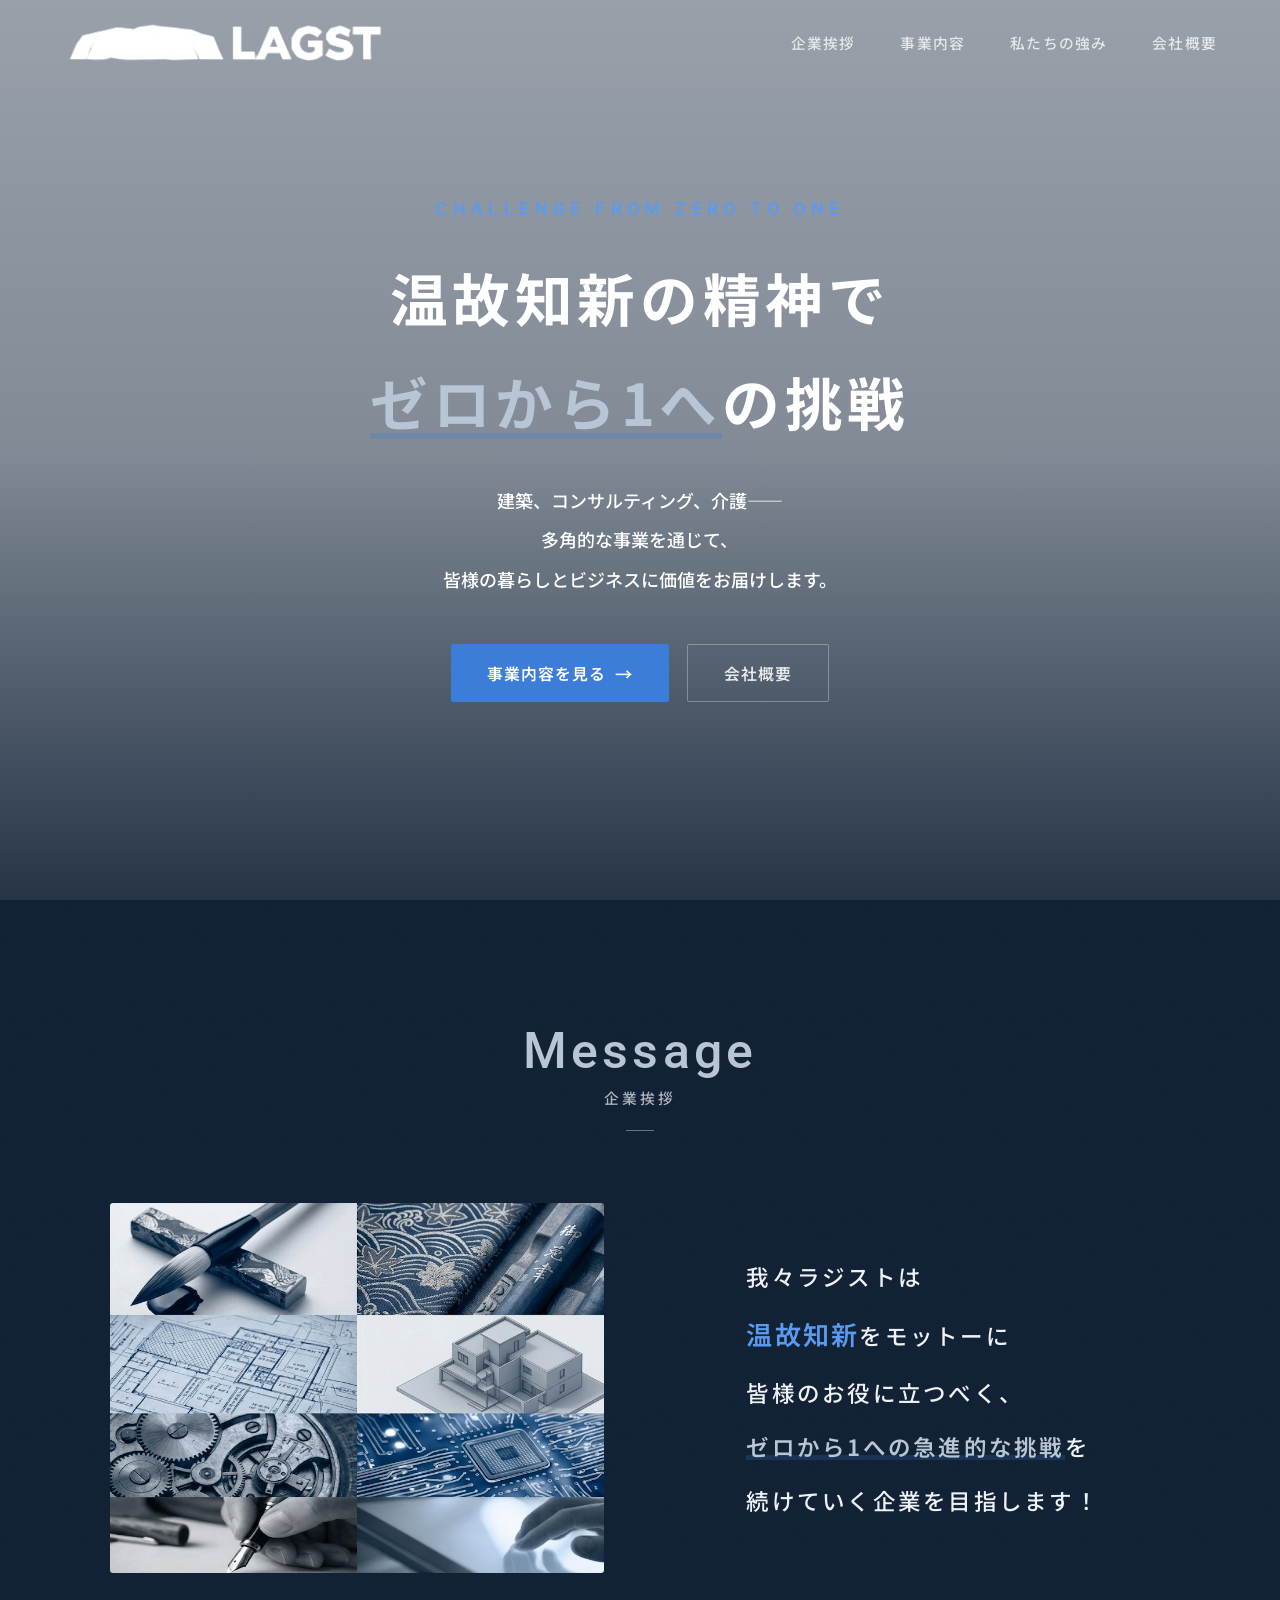
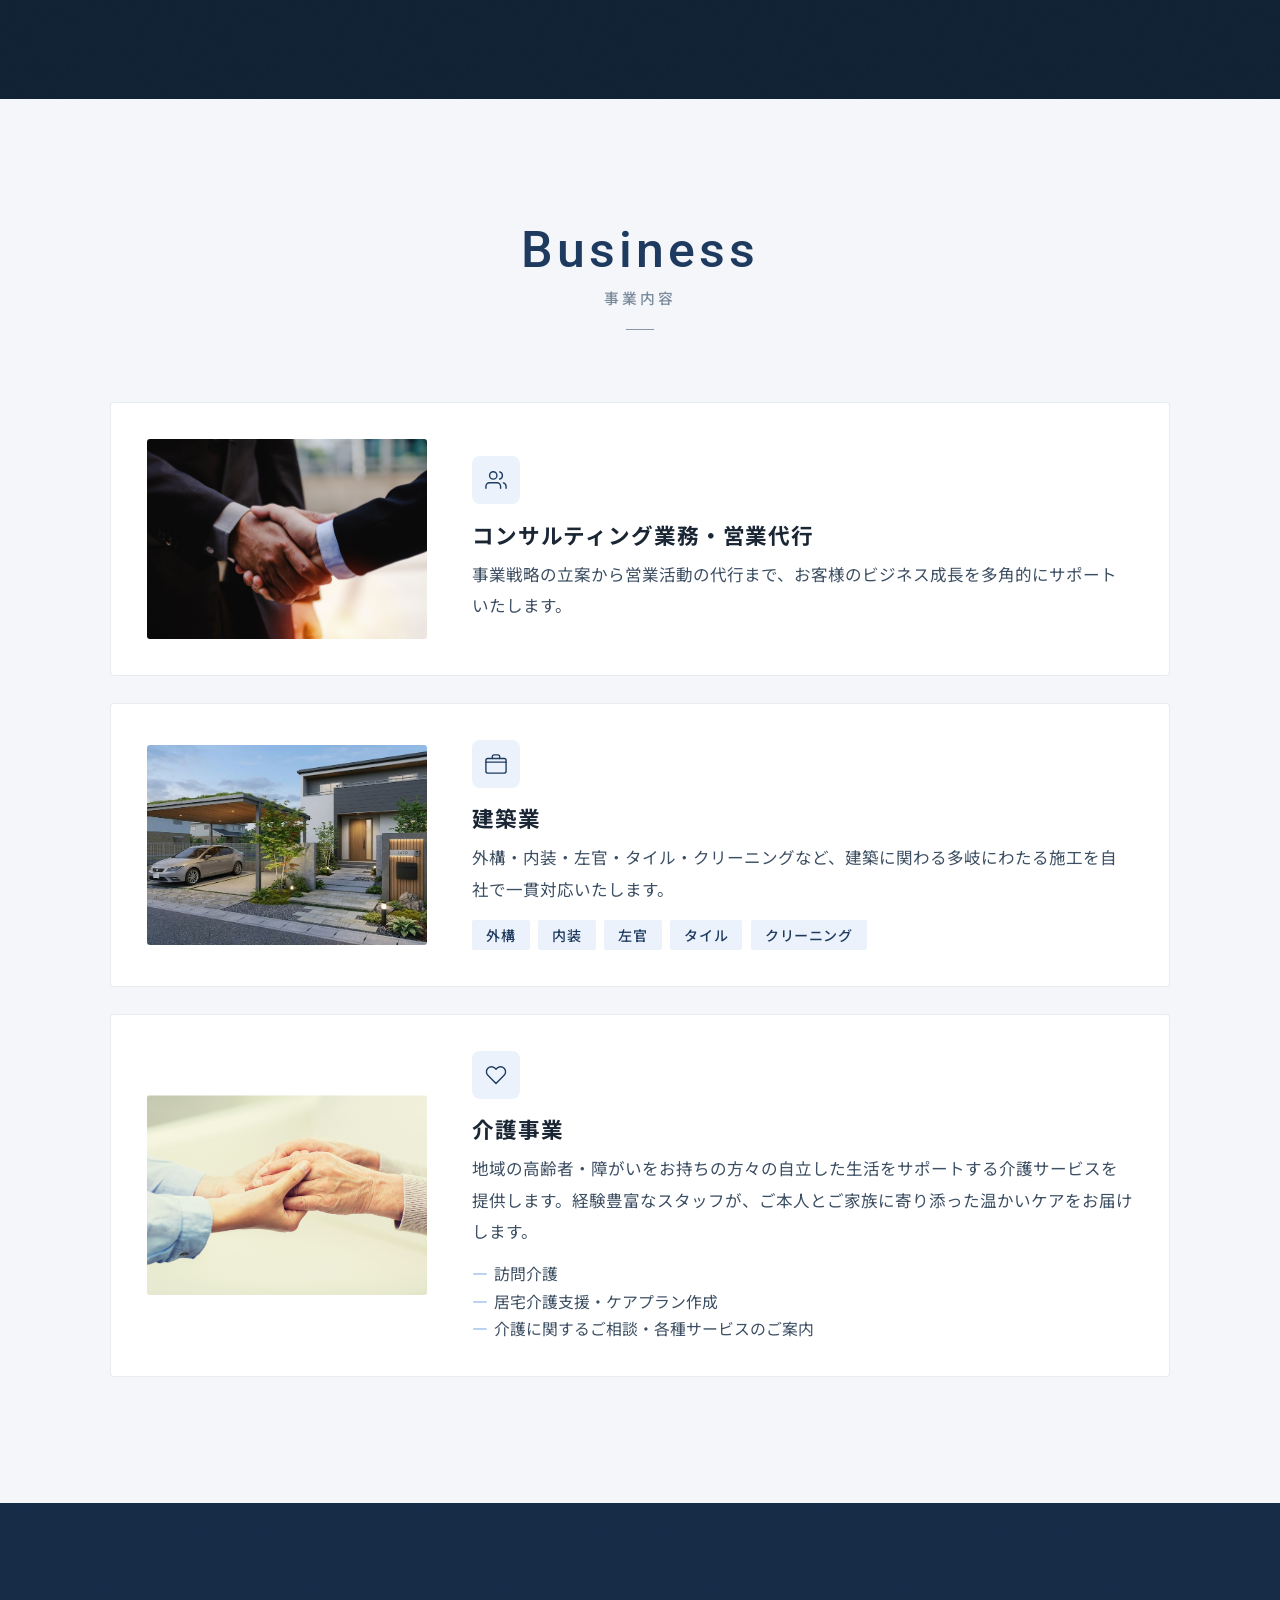
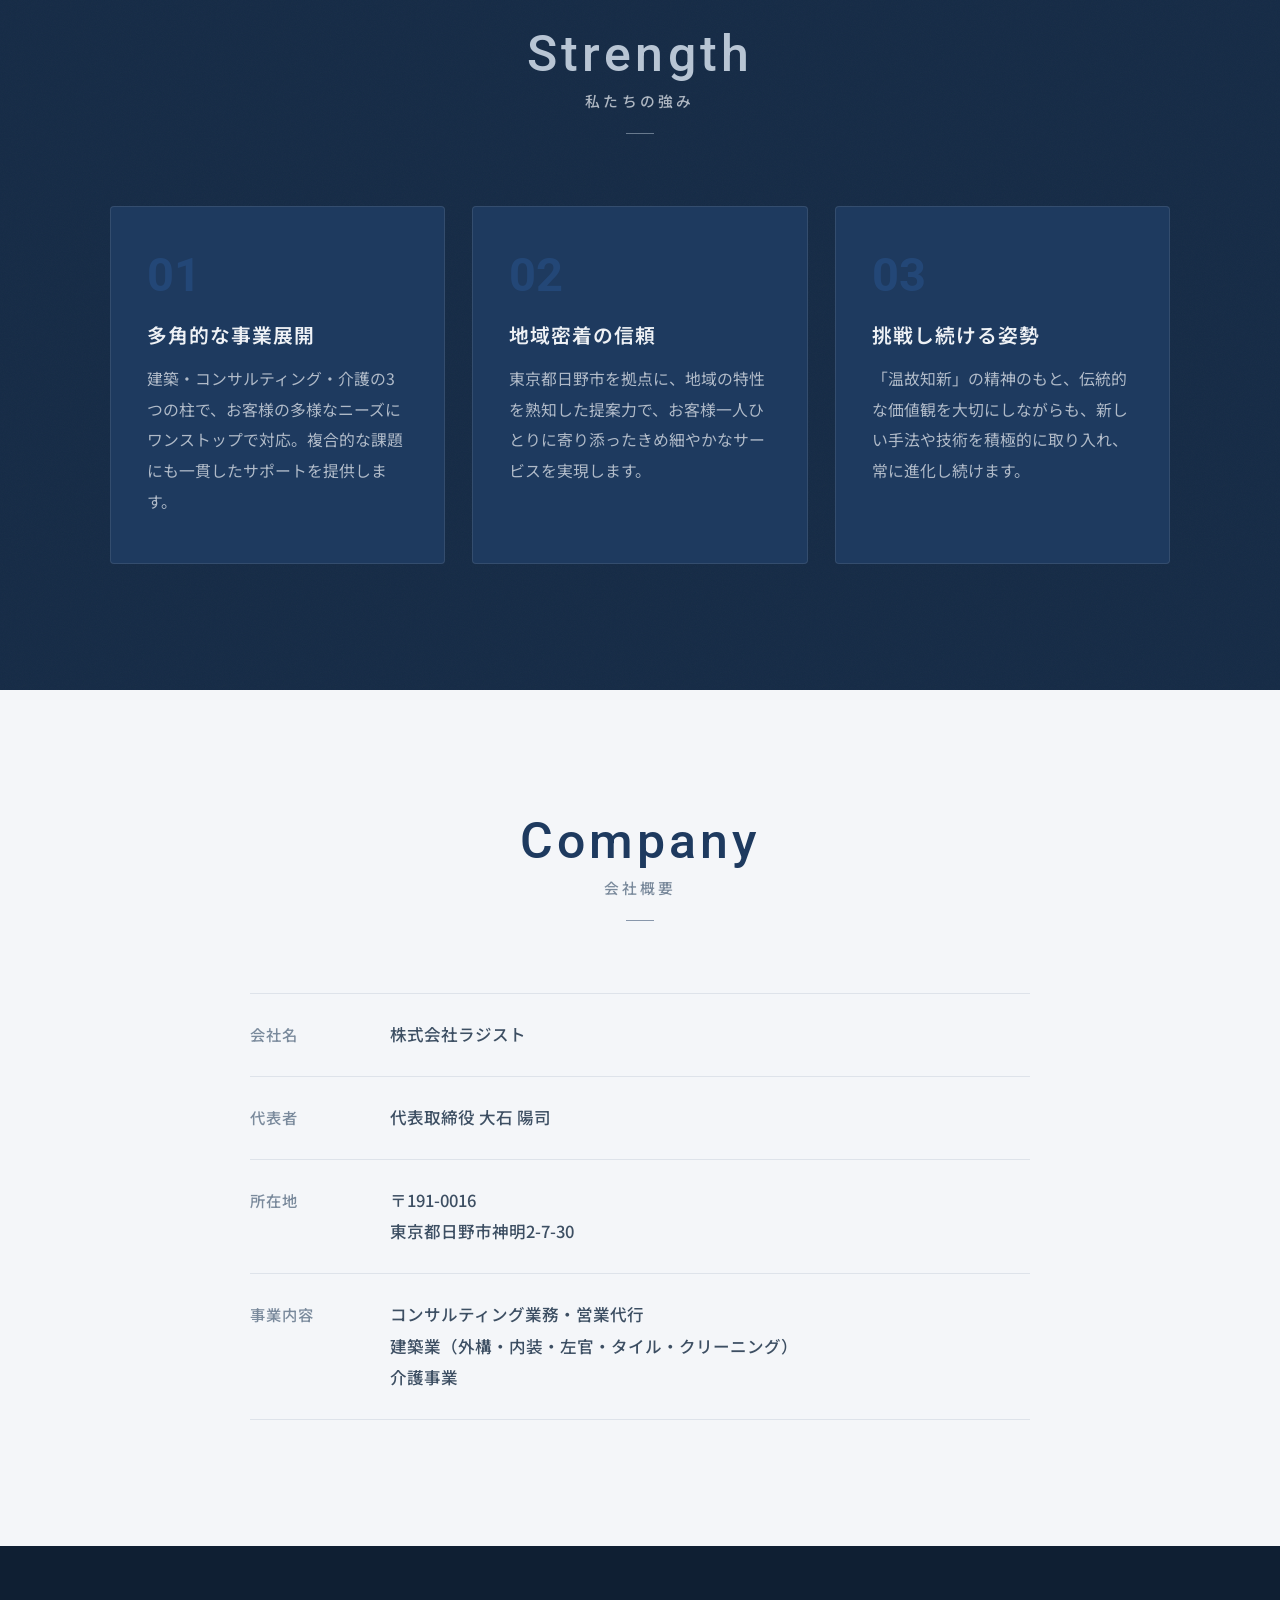
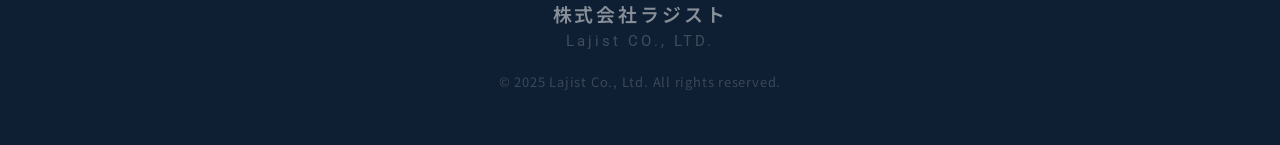
<file: index.html>
<!DOCTYPE html>
<html lang="ja">

<head>
	<meta charset="UTF-8">
	<meta name="viewport" content="width=device-width, initial-scale=1.0">
	<title>株式会社ラジスト | 建築・コンサルティング・介護</title>
	<meta name="description"
		content="株式会社ラジストは東京都日野市を拠点に、建築業（外構・内装・左官・タイル・クリーニング）、コンサルティング業務・営業代行、介護事業を手がけます。温故知新をモットーに、ゼロから1への挑戦を続けます。">
	<link rel="preconnect" href="https://fonts.googleapis.com">
	<link rel="preconnect" href="https://fonts.gstatic.com" crossorigin>
	<link
		href="https://fonts.googleapis.com/css2?family=Noto+Sans+JP:wght@300;400;500;600;700&family=Roboto:ital,wght@0,300;0,400;0,500;0,700;1,400&display=swap"
		rel="stylesheet">
	<link rel="stylesheet" href="/assets/css/style.css">
</head>

<body>

	<!-- SCROLL PROGRESS -->
	<div class="scroll-progress" id="scrollProgress"></div>

	<!-- NAVIGATION -->
	<nav>
		<a href="#" class="logo">
			<img src="/assets/images/logo.png" alt="株式会社ラジスト" class="logo-img">
		</a>
		<ul class="nav-links">
			<li><a href="#message">企業挨拶</a></li>
			<li><a href="#business">事業内容</a></li>
			<li><a href="#strength">私たちの強み</a></li>
			<li><a href="#company">会社概要</a></li>
		</ul>
		<div class="hamburger" onclick="toggleMenu()">
			<span></span><span></span><span></span>
		</div>
	</nav>

	<!-- MOBILE MENU -->
	<div class="mobile-menu" id="mobileMenu">
		<a href="#message" onclick="toggleMenu()">企業挨拶</a>
		<a href="#business" onclick="toggleMenu()">事業内容</a>
		<a href="#strength" onclick="toggleMenu()">私たちの強み</a>
		<a href="#company" onclick="toggleMenu()">会社概要</a>
	</div>

	<!-- HERO -->
	<section class="hero">
		<div class="hero-video-wrap">
			<video autoplay muted loop playsinline>
				<source src="/assets/video/lajist_mv.mp4" type="video/mp4">
			</video>
		</div>
		<div class="hero-overlay"></div>
		<div class="hero-content">
			<p class="hero-en">Challenge from Zero to One</p>
			<h1 class="hero-title">
				温故知新の精神で<br><em>ゼロから1へ</em>の挑戦
			</h1>
			<p class="hero-desc">
				建築、コンサルティング、介護——<br>
				多角的な事業を通じて、<br>
				皆様の暮らしとビジネスに価値をお届けします。
			</p>
			<div class="hero-cta">
				<a href="#business" class="btn btn-primary">事業内容を見る <span class="btn-arrow">→</span></a>
				<a href="#company" class="btn btn-outline-light">会社概要</a>
			</div>
		</div>
	</section>

	<!-- MESSAGE / 企業挨拶 -->
	<section id="message" class="dark-section">
		<div class="section-inner">
			<div class="section-header reveal">
				<div class="section-en">Message</div>
				<div class="section-jp">企業挨拶</div>
				<div class="section-line"></div>
			</div>
			<div class="message-content">
				<div class="message-img reveal reveal-left">
					<img src="/assets/images/message.png" alt="Japanese business landscape at sunrise, symbolizing new beginnings and ambitious challenges, warm golden light over a modern cityscape with traditional elements">
				</div>
				<div class="message-text reveal reveal-right">
					<blockquote class="message-quote">
						<p>我々ラジストは</p>
						<p><strong>温故知新</strong>をモットーに</p>
						<p>皆様のお役に立つべく、</p>
						<p><em>ゼロから1への急進的な挑戦</em>を</p>
						<p>続けていく企業を目指します！</p>
					</blockquote>
				</div>
			</div>
		</div>
	</section>

	<!-- BUSINESS / 事業内容 -->
	<section id="business" class="light-section">
		<div class="section-inner">
			<div class="section-header reveal">
				<div class="section-en">Business</div>
				<div class="section-jp">事業内容</div>
				<div class="section-line"></div>
			</div>

			<div class="business-list">
				<div class="business-card reveal">
					<div class="business-card-img">
						<img src="/assets/images/business-consulting.jpeg" alt="Professional Japanese business meeting in modern office, consultants discussing strategy with clients, clean minimalist conference room with natural light">
					</div>
					<div class="business-card-content">
						<div class="business-card-icon">
							<svg viewBox="0 0 24 24">
								<path d="M17 21v-2a4 4 0 0 0-4-4H5a4 4 0 0 0-4 4v2" />
								<circle cx="9" cy="7" r="4" />
								<path d="M23 21v-2a4 4 0 0 0-3-3.87" />
								<path d="M16 3.13a4 4 0 0 1 0 7.75" />
							</svg>
						</div>
						<h3>コンサルティング業務・営業代行</h3>
						<p>事業戦略の立案から営業活動の代行まで、お客様のビジネス成長を多角的にサポートいたします。</p>
					</div>
				</div>

				<div class="business-card reveal">
					<div class="business-card-img">
						<img src="/assets/images/carport.png" alt="Japanese construction site showing beautiful exterior and interior renovation work, professional craftsmanship, tiling and plastering details, warm natural lighting">
					</div>
					<div class="business-card-content">
						<div class="business-card-icon">
							<svg viewBox="0 0 24 24">
								<rect x="1" y="6" width="22" height="16" rx="2" />
								<path d="M1 10h22" />
								<path d="M8 6V4a2 2 0 0 1 2-2h4a2 2 0 0 1 2 2v2" />
							</svg>
						</div>
						<h3>建築業</h3>
						<p>外構・内装・左官・タイル・クリーニングなど、建築に関わる多岐にわたる施工を自社で一貫対応いたします。</p>
						<div class="business-tags">
							<span class="business-tag">外構</span>
							<span class="business-tag">内装</span>
							<span class="business-tag">左官</span>
							<span class="business-tag">タイル</span>
							<span class="business-tag">クリーニング</span>
						</div>
					</div>
				</div>

				<div class="business-card reveal">
					<div class="business-card-img">
						<img src="/assets/images/business-care.jpeg" alt="Warm and caring nursing care scene, professional caregiver supporting elderly person, bright and gentle atmosphere">
					</div>
					<div class="business-card-content">
						<div class="business-card-icon">
							<svg viewBox="0 0 24 24">
								<path d="M20.84 4.61a5.5 5.5 0 0 0-7.78 0L12 5.67l-1.06-1.06a5.5 5.5 0 0 0-7.78 7.78l1.06 1.06L12 21.23l7.78-7.78 1.06-1.06a5.5 5.5 0 0 0 0-7.78z" />
							</svg>
						</div>
						<h3>介護事業</h3>
						<p>地域の高齢者・障がいをお持ちの方々の自立した生活をサポートする介護サービスを提供します。経験豊富なスタッフが、ご本人とご家族に寄り添った温かいケアをお届けします。</p>
						<ul class="business-detail-list">
							<li>訪問介護</li>
							<li>居宅介護支援・ケアプラン作成</li>
							<li>介護に関するご相談・各種サービスのご案内</li>
						</ul>
					</div>
				</div>
			</div>

		</div>
	</section>

	<!-- STRENGTH / 私たちの強み -->
	<section id="strength" class="dark-section">
		<div class="section-inner">
			<div class="section-header reveal">
				<div class="section-en">Strength</div>
				<div class="section-jp">私たちの強み</div>
				<div class="section-line"></div>
			</div>
			<div class="strength-grid">
				<div class="strength-item reveal">
					<div class="strength-number">01</div>
					<h3>多角的な事業展開</h3>
					<p>建築・コンサルティング・介護の3つの柱で、お客様の多様なニーズにワンストップで対応。複合的な課題にも一貫したサポートを提供します。</p>
				</div>
				<div class="strength-item reveal">
					<div class="strength-number">02</div>
					<h3>地域密着の信頼</h3>
					<p>東京都日野市を拠点に、地域の特性を熟知した提案力で、お客様一人ひとりに寄り添ったきめ細やかなサービスを実現します。</p>
				</div>
				<div class="strength-item reveal">
					<div class="strength-number">03</div>
					<h3>挑戦し続ける姿勢</h3>
					<p>「温故知新」の精神のもと、伝統的な価値観を大切にしながらも、新しい手法や技術を積極的に取り入れ、常に進化し続けます。</p>
				</div>
			</div>
		</div>
	</section>

	<!-- COMPANY -->
	<section id="company" class="light-section">
		<div class="section-inner">
			<div class="section-header reveal">
				<div class="section-en">Company</div>
				<div class="section-jp">会社概要</div>
				<div class="section-line"></div>
			</div>
			<div class="company-table reveal">
				<div class="company-row">
					<div class="company-label">会社名</div>
					<div class="company-value">株式会社ラジスト</div>
				</div>
				<div class="company-row">
					<div class="company-label">代表者</div>
					<div class="company-value">代表取締役 大石 陽司</div>
				</div>
				<div class="company-row">
					<div class="company-label">所在地</div>
					<div class="company-value">〒191-0016<br>東京都日野市神明2-7-30</div>
				</div>
				<div class="company-row">
					<div class="company-label">事業内容</div>
					<div class="company-value">
						コンサルティング業務・営業代行<br>
						建築業（外構・内装・左官・タイル・クリーニング）<br>
						介護事業
					</div>
				</div>
			</div>
		</div>
	</section>

	<!-- FOOTER -->
	<footer>
		<div class="footer-logo">株式会社ラジスト</div>
		<div class="footer-logo-en">Lajist CO., LTD.</div>
		<p class="footer-copy">&copy; 2025 Lajist Co., Ltd. All rights reserved.</p>
	</footer>

	<script src="/assets/js/main.js"></script>
</body>

</html>
</file>
<file: assets/css/style.css>
*,
*::before,
*::after {
	margin: 0;
	padding: 0;
	box-sizing: border-box;
}

:root {
	/* Logo-based palette: navy + silver */
	--navy: #1e3a5f;
	--navy-deep: #142a45;
	--navy-dark: #0f1f33;
	--navy-light: #2c5280;
	--silver: #8a9bb0;
	--silver-light: #b8c5d4;
	--silver-pale: #dae2ea;
	--accent: #3b7dd8;
	--accent-light: #5a9aef;
	--accent-dim: rgba(59, 125, 216, 0.1);
	--bg-light: #f4f6f9;
	--bg-white: #ffffff;
	--text-dark: #1a2634;
	--text-body: #3d4f63;
	--text-muted: #7a8a9c;
	--text-white: #eef1f5;
	--text-white-sub: rgba(238, 241, 245, 0.7);
	--border-light: rgba(30, 58, 95, 0.1);
	--border-dark: rgba(238, 241, 245, 0.1);
	--font-en: 'Roboto', sans-serif;
	--font-jp: 'Noto Sans JP', sans-serif;
}

html {
	scroll-behavior: smooth;
	font-size: 18px;
}

body {
	font-family: var(--font-jp);
	background: var(--bg-light);
	color: var(--text-dark);
	overflow-x: hidden;
	-webkit-font-smoothing: antialiased;
}

/* ===== NAVIGATION ===== */
nav {
	position: fixed;
	top: 0;
	left: 0;
	right: 0;
	z-index: 100;
	padding: 1rem 3.5rem;
	display: flex;
	justify-content: space-between;
	align-items: center;
	background: transparent;
	border-bottom: 1px solid transparent;
	transition: all 0.5s cubic-bezier(0.16, 1, 0.3, 1);
}

nav.scrolled {
	padding: 0.5rem 3.5rem;
	background: rgba(15, 31, 51, 0.95);
	backdrop-filter: blur(16px);
	border-bottom: 1px solid var(--border-dark);
}

.logo {
	text-decoration: none;
	display: flex;
	align-items: center;
}

.logo-img {
	height: 46px;
	width: auto;
	transition: height 0.4s ease, filter 0.3s;
	filter: brightness(0) invert(1);
}

nav.scrolled .logo-img {
	height: 46px;
}

.nav-links {
	display: flex;
	gap: 2.5rem;
	list-style: none;
	align-items: center;
}

.nav-links a {
	color: rgba(255, 255, 255, 0.75);
	text-decoration: none;
	font-size: 0.82rem;
	font-weight: 500;
	letter-spacing: 0.08em;
	transition: color 0.3s;
	position: relative;
}

.nav-links a::after {
	content: '';
	position: absolute;
	bottom: -4px;
	left: 0;
	width: 0;
	height: 1px;
	background: var(--accent-light);
	transition: width 0.3s ease;
}

.nav-links a:hover {
	color: #fff;
}

.nav-links a:hover::after {
	width: 100%;
}

.hamburger {
	display: none;
	flex-direction: column;
	gap: 6px;
	cursor: pointer;
	padding: 4px;
}

.hamburger span {
	width: 24px;
	height: 1.5px;
	background: #fff;
	transition: all 0.3s;
}

/* ===== HERO ===== */
.hero {
	position: relative;
	width: 100%;
	height: 100vh;
	overflow: hidden;
	display: flex;
	align-items: center;
	justify-content: center;
}

.hero-video-wrap {
	position: absolute;
	inset: 0;
	bottom: -10%;
}

.hero-video-wrap video {
	width: 100%;
	height: 100%;
	object-fit: cover;
}

.hero-overlay {
	position: absolute;
	inset: 0;
	background:
		linear-gradient(180deg,
			rgba(15, 31, 51, 0.4) 0%,
			rgba(15, 31, 51, 0.5) 50%,
			rgba(15, 31, 51, 0.9) 100%);
	z-index: 1;
}

.hero-content {
	position: relative;
	z-index: 2;
	max-width: 1000px;
	margin: 0 auto;
	padding: 0 4rem;
	text-align: center;
}

.hero-en {
	font-family: var(--font-en);
	font-size: 1rem;
	font-weight: 500;
	letter-spacing: 0.3em;
	text-transform: uppercase;
	color: var(--accent-light);
	margin-bottom: 1.5rem;
}

.hero-title {
	font-family: var(--font-jp);
	font-size: clamp(2.4rem, 4.5vw, 3.4rem);
	font-weight: 700;
	line-height: 1.8;
	letter-spacing: 0.08em;
	color: #fff;
	margin-bottom: 1.5rem;
}

.hero-title em {
	font-style: normal;
	color: var(--silver-light);
	position: relative;
}

.hero-title em::after {
	content: '';
	position: absolute;
	bottom: 4px;
	left: 0;
	right: 0;
	height: 6px;
	background: rgba(59, 125, 216, 0.25);
	z-index: -1;
}

.hero-desc {
	font-size: 1rem;
	color: rgba(255, 255, 255, 1);
	line-height: 2.2;
	font-weight: 500;
	margin-bottom: 2.5rem;
}

.hero-cta {
	display: flex;
	gap: 1rem;
	flex-wrap: wrap;
	justify-content: center;
}

/* ===== BUTTONS ===== */
.btn {
	display: inline-flex;
	align-items: center;
	gap: 0.5rem;
	padding: 0.9rem 2rem;
	font-family: var(--font-jp);
	font-size: 0.88rem;
	font-weight: 600;
	text-decoration: none;
	transition: all 0.3s ease;
	cursor: pointer;
	border: none;
	letter-spacing: 0.06em;
}

.btn-primary {
	background: var(--accent);
	color: #fff;
	border-radius: 2px;
}

.btn-primary:hover {
	background: var(--accent-light);
	transform: translateY(-2px);
	box-shadow: 0 8px 24px rgba(59, 125, 216, 0.3);
}

.btn-outline-light {
	background: transparent;
	color: rgba(255, 255, 255, 0.85);
	border: 1px solid rgba(255, 255, 255, 0.3);
	border-radius: 2px;
}

.btn-outline-light:hover {
	background: rgba(255, 255, 255, 0.1);
	border-color: rgba(255, 255, 255, 0.6);
	color: #fff;
}

.btn-arrow {
	font-size: 1.1em;
	transition: transform 0.3s;
}

.btn:hover .btn-arrow {
	transform: translateX(3px);
}

/* Hero scroll indicator */
.hero-scroll {
	position: absolute;
	bottom: 2.5rem;
	left: 50%;
	transform: translateX(-50%);
	display: flex;
	flex-direction: column;
	align-items: center;
	gap: 0.6rem;
	opacity: 0;
	animation: gentleFadeUp 1s ease 1.2s forwards;
}

.hero-scroll span {
	font-family: var(--font-en);
	font-size: 0.65rem;
	letter-spacing: 0.25em;
	text-transform: uppercase;
	color: rgba(255, 255, 255, 0.35);
}

.hero-scroll-line {
	width: 1px;
	height: 40px;
	background: rgba(255, 255, 255, 0.12);
	position: relative;
	overflow: hidden;
}

.hero-scroll-line::after {
	content: '';
	position: absolute;
	top: -100%;
	left: 0;
	width: 100%;
	height: 100%;
	background: var(--accent-light);
	animation: scrollLine 2s ease-in-out infinite;
}

@keyframes scrollLine {
	0% {
		top: -100%;
	}

	50% {
		top: 100%;
	}

	100% {
		top: 100%;
	}
}

/* ===== SECTION COMMON ===== */
section {
	padding: 7rem 3rem;
	position: relative;
}

.section-inner {
	max-width: 1060px;
	margin: 0 auto;
}

.section-header {
	text-align: center;
	margin-bottom: 4rem;
}

.section-en {
	font-family: var(--font-en);
	font-size: 2.8rem;
	font-weight: 500;
	letter-spacing: 0.08em;
	line-height: 1;
	margin-bottom: 0.6rem;
}

.section-jp {
	font-size: 0.82rem;
	font-weight: 500;
	letter-spacing: 0.22em;
}

.section-line {
	width: 28px;
	height: 1px;
	margin: 1.2rem auto 0;
	opacity: 0.5;
}

/* Light section heading */
.light-section .section-en {
	color: var(--navy);
}

.light-section .section-jp {
	color: var(--text-muted);
}

.light-section .section-line {
	background: var(--navy);
}

/* Dark section heading */
.dark-section .section-en {
	color: var(--silver-light);
}

.dark-section .section-jp {
	color: var(--text-white-sub);
}

.dark-section .section-line {
	background: var(--silver-light);
}

/* ===== MESSAGE / 企業挨拶 (dark) ===== */
#message {
	background: var(--navy-dark);
	color: var(--text-white);
}

.message-content {
	display: grid;
	grid-template-columns: 1fr 1fr;
	gap: 4rem;
	align-items: center;
}

.message-img {
	width: 100%;
	aspect-ratio: 4/3;
	border-radius: 3px;
	overflow: hidden;
	position: relative;
}

.message-img img {
	width: 100%;
	height: 100%;
	object-fit: cover;
	transition: transform 0.6s ease;
}

.message-img:hover img {
	transform: scale(1.03);
}

.message-text {
	display: flex;
	align-items: center;
	justify-content: center;
}

.message-quote {
	position: relative;
	padding: 0;
}

.message-quote p {
	font-family: var(--font-jp);
	font-size: 1.25rem;
	font-weight: 500;
	line-height: 2.4;
	letter-spacing: 0.1em;
	color: var(--text-white);
}

.message-quote strong {
	color: var(--accent-light);
	font-weight: 600;
	font-size: 1.45rem;
}

.message-quote em {
	font-style: normal;
	color: var(--silver-light);
	font-weight: 600;
	position: relative;
}

.message-quote em::after {
	content: '';
	position: absolute;
	bottom: 2px;
	left: 0;
	right: 0;
	height: 5px;
	background: rgba(59, 125, 216, 0.2);
	z-index: -1;
}

/* ===== BUSINESS / 事業内容 (light) ===== */
#business {
	background: var(--bg-light);
}

.business-list {
	display: flex;
	flex-direction: column;
	gap: 1.5rem;
}

.business-card {
	display: grid;
	grid-template-columns: 280px 1fr;
	gap: 2.5rem;
	padding: 2rem;
	border-radius: 4px;
	background: var(--bg-white);
	border: 1px solid var(--border-light);
	align-items: center;
	transition: all 0.4s ease;
}

.business-card:hover {
	border-color: rgba(59, 125, 216, 0.25);
	transform: translateY(-3px);
	box-shadow: 0 12px 40px rgba(30, 58, 95, 0.1);
}

.business-card-img {
	width: 100%;
	height: 200px;
	border-radius: 3px;
	overflow: hidden;
	flex-shrink: 0;
}

.business-card-img img {
	width: 100%;
	height: 100%;
	object-fit: cover;
	transition: transform 0.5s ease;
}

.business-card:hover .business-card-img img {
	transform: scale(1.04);
}

.business-card-content {
	display: flex;
	flex-direction: column;
	gap: 0.5rem;
}

.business-card-icon {
	width: 48px;
	height: 48px;
	border-radius: 8px;
	background: var(--accent-dim);
	display: flex;
	align-items: center;
	justify-content: center;
	flex-shrink: 0;
	margin-bottom: 0.3rem;
}

.business-card-icon svg {
	width: 22px;
	height: 22px;
	stroke: var(--navy);
	fill: none;
	stroke-width: 1.5;
	stroke-linecap: round;
	stroke-linejoin: round;
}

.business-card-content h3 {
	font-family: var(--font-jp);
	font-size: 1.2rem;
	font-weight: 700;
	letter-spacing: 0.04em;
	color: var(--text-dark);
}

.business-card-content p {
	font-size: 0.92rem;
	color: var(--text-body);
	line-height: 1.9;
	font-weight: 400;
}

.business-detail-list {
	list-style: none;
	margin-top: 0.3rem;
	display: flex;
	flex-direction: column;
	gap: 0.25rem;
}

.business-detail-list li {
	font-size: 0.88rem;
	color: var(--text-body);
	padding-left: 1.2rem;
	position: relative;
}

.business-detail-list li::before {
	content: '―';
	position: absolute;
	left: 0;
	color: var(--accent);
	font-weight: 500;
}

.business-tags {
	display: flex;
	gap: 0.45rem;
	flex-wrap: wrap;
	margin-top: 0.3rem;
}

.business-tag {
	font-size: 0.78rem;
	padding: 0.28rem 0.8rem;
	background: var(--accent-dim);
	color: var(--navy);
	border-radius: 2px;
	font-weight: 500;
	letter-spacing: 0.04em;
}

/* ===== STRENGTH / 私たちの強み (dark) ===== */
#strength {
	background: var(--navy-deep);
	color: var(--text-white);
}

.strength-grid {
	display: grid;
	grid-template-columns: repeat(3, 1fr);
	gap: 1.5rem;
}

.strength-item {
	padding: 2.5rem 2rem;
	background: var(--navy);
	border-radius: 4px;
	border: 1px solid var(--border-dark);
	transition: all 0.4s ease;
	position: relative;
	overflow: hidden;
}

.strength-item::before {
	content: '';
	position: absolute;
	top: 0;
	left: 0;
	right: 0;
	height: 2px;
	background: linear-gradient(90deg, var(--accent), transparent 80%);
	opacity: 0;
	transition: opacity 0.4s;
}

.strength-item:hover {
	border-color: rgba(59, 125, 216, 0.2);
	transform: translateY(-3px);
	box-shadow: 0 12px 30px rgba(0, 0, 0, 0.25);
}

.strength-item:hover::before {
	opacity: 1;
}

.strength-number {
	font-family: var(--font-en);
	font-size: 2.6rem;
	font-weight: 700;
	color: var(--accent);
	opacity: 0.2;
	line-height: 1;
	margin-bottom: 1.2rem;
}

.strength-item h3 {
	font-family: var(--font-jp);
	font-size: 1.1rem;
	font-weight: 600;
	color: var(--text-white);
	margin-bottom: 0.8rem;
	letter-spacing: 0.05em;
}

.strength-item p {
	font-size: 0.88rem;
	color: var(--text-white-sub);
	line-height: 1.95;
	font-weight: 400;
}

/* ===== COMPANY (light) ===== */
#company {
	background: var(--bg-light);
}

.company-table {
	max-width: 780px;
	margin: 0 auto;
}

.company-row {
	display: grid;
	grid-template-columns: 140px 1fr;
	border-bottom: 1px solid var(--border-light);
	padding: 1.4rem 0;
	font-size: 0.92rem;
	align-items: baseline;
}

.company-row:first-child {
	border-top: 1px solid var(--border-light);
}

.company-label {
	color: var(--text-muted);
	font-weight: 500;
	font-size: 0.85rem;
	letter-spacing: 0.06em;
}

.company-value {
	color: var(--text-body);
	font-weight: 500;
	line-height: 1.9;
}

/* ===== FOOTER ===== */
footer {
	background: var(--navy-dark);
	color: var(--text-white-sub);
	padding: 3rem 3rem;
	text-align: center;
}

.footer-logo {
	font-family: var(--font-jp);
	font-size: 1.05rem;
	font-weight: 600;
	color: rgba(255, 255, 255, 0.5);
	letter-spacing: 0.15em;
	margin-bottom: 0.3rem;
}

.footer-logo-en {
	font-family: var(--font-en);
	font-size: 0.85rem;
	color: rgba(255, 255, 255, 0.2);
	letter-spacing: 0.2em;
	margin-bottom: 1.2rem;
}

.footer-copy {
	font-size: 0.72rem;
	letter-spacing: 0.06em;
	color: rgba(255, 255, 255, 0.18);
}

/* ===== SCROLL PROGRESS BAR ===== */
.scroll-progress {
	position: fixed;
	top: 0;
	left: 0;
	height: 2px;
	width: 0%;
	background: linear-gradient(90deg, var(--accent), var(--accent-light));
	z-index: 200;
	transition: width 0.05s linear;
}

/* ===== GRAIN TEXTURE (dark sections) ===== */
.dark-section::after {
	content: '';
	position: absolute;
	inset: 0;
	background-image: url("data:image/svg+xml,%3Csvg viewBox='0 0 256 256' xmlns='http://www.w3.org/2000/svg'%3E%3Cfilter id='noise'%3E%3CfeTurbulence type='fractalNoise' baseFrequency='0.9' numOctaves='4' stitchTiles='stitch'/%3E%3C/filter%3E%3Crect width='100%25' height='100%25' filter='url(%23noise)' opacity='0.03'/%3E%3C/svg%3E");
	background-size: 200px 200px;
	pointer-events: none;
	z-index: 0;
}

.dark-section>.section-inner {
	position: relative;
	z-index: 1;
}

/* ===== ANIMATIONS ===== */
@keyframes gentleFadeUp {
	from {
		opacity: 0;
		transform: translateY(24px);
	}

	to {
		opacity: 1;
		transform: translateY(0);
	}
}

/* Reveal - default (up) */
.reveal {
	opacity: 0;
	transform: translateY(32px);
	transition: opacity 0.9s cubic-bezier(0.16, 1, 0.3, 1),
		transform 0.9s cubic-bezier(0.16, 1, 0.3, 1);
}

.reveal.visible {
	opacity: 1;
	transform: translate(0, 0);
}

/* Reveal - from left */
.reveal-left {
	transform: translateX(-40px) translateY(0);
}

/* Reveal - from right */
.reveal-right {
	transform: translateX(40px) translateY(0);
}

/* Section line grows from center */
.section-line {
	width: 0;
	transition: width 0.6s cubic-bezier(0.16, 1, 0.3, 1) 0.3s;
}

.reveal.visible .section-line {
	width: 28px;
}

/* ===== HERO STAGGER ===== */
.hero-content .hero-en {
	opacity: 0;
	animation: heroReveal 0.8s ease 0.6s forwards;
}

.hero-content .hero-title {
	opacity: 0;
	animation: heroReveal 0.8s ease 0.9s forwards;
}

.hero-content .hero-desc {
	opacity: 0;
	animation: heroReveal 0.8s ease 1.2s forwards;
}

.hero-content .hero-cta {
	opacity: 0;
	animation: heroReveal 0.8s ease 1.5s forwards;
}

@keyframes heroReveal {
	from {
		opacity: 0;
		transform: translateY(20px);
	}

	to {
		opacity: 1;
		transform: translateY(0);
	}
}

/* ===== IMAGE CLIP REVEAL ===== */
.business-card-img {
	clip-path: inset(0 0 100% 0);
	transition: clip-path 0.7s cubic-bezier(0.16, 1, 0.3, 1);
}

.business-card.visible .business-card-img {
	clip-path: inset(0 0 0% 0);
}

/* ===== CARD SHIMMER ON HOVER ===== */
.business-card {
	position: relative;
	overflow: hidden;
}

.business-card::after {
	content: '';
	position: absolute;
	top: 0;
	left: -100%;
	width: 60%;
	height: 100%;
	background: linear-gradient(90deg,
			transparent,
			rgba(59, 125, 216, 0.04),
			transparent);
	transition: none;
	pointer-events: none;
}

.business-card:hover::after {
	left: 100%;
	transition: left 0.6s ease;
}

/* ===== MOBILE MENU ===== */
.mobile-menu {
	display: none;
	position: fixed;
	inset: 0;
	z-index: 99;
	background: rgba(15, 31, 51, 0.97);
	backdrop-filter: blur(20px);
	flex-direction: column;
	align-items: center;
	justify-content: center;
	gap: 2.5rem;
}

.mobile-menu.open {
	display: flex;
}

.mobile-menu a {
	color: rgba(255, 255, 255, 0.65);
	text-decoration: none;
	font-family: var(--font-jp);
	font-size: 1.15rem;
	font-weight: 500;
	letter-spacing: 0.12em;
	transition: color 0.3s;
}

.mobile-menu a:hover {
	color: var(--accent-light);
}

/* ===== RESPONSIVE ===== */
@media (max-width: 900px) {
	nav {
		padding: 0.8rem 1.5rem;
	}

	nav.scrolled {
		padding: 0.5rem 1.5rem;
	}

	.logo-img {
		height: 24px;
	}

	nav.scrolled .logo-img {
		height: 24px;
	}

	.nav-links {
		display: none;
	}

	.hamburger {
		display: flex;
	}

	section {
		padding: 5rem 1.5rem;
	}

	.hero-content {
		padding: 0;
	}

	.hero-title {
		font-size: clamp(1.5rem, 6vw, 2.4rem);
	}

	.hero-desc br {
		display: none;
	}

	/* Message */
	.message-content {
		grid-template-columns: 1fr;
		gap: 2rem;
	}

	.message-quote {
		padding:0;
	}

	.message-quote p {
		font-size: 1.1rem;
	}

	/* Business */
	.business-card {
		grid-template-columns: 1fr;
		gap: 1.2rem;
		padding: 1.5rem;
	}

	.business-card-img {
		width: 100%;
		height: 200px;
	}

	.business-card-icon {
		width: 42px;
		height: 42px;
	}

	/* Strength */
	.strength-grid {
		grid-template-columns: 1fr;
		gap: 1rem;
	}

	.strength-item {
		padding: 2rem 1.5rem;
	}

	/* Company */
	.company-row {
		grid-template-columns: 110px 1fr;
	}
}
</file>
